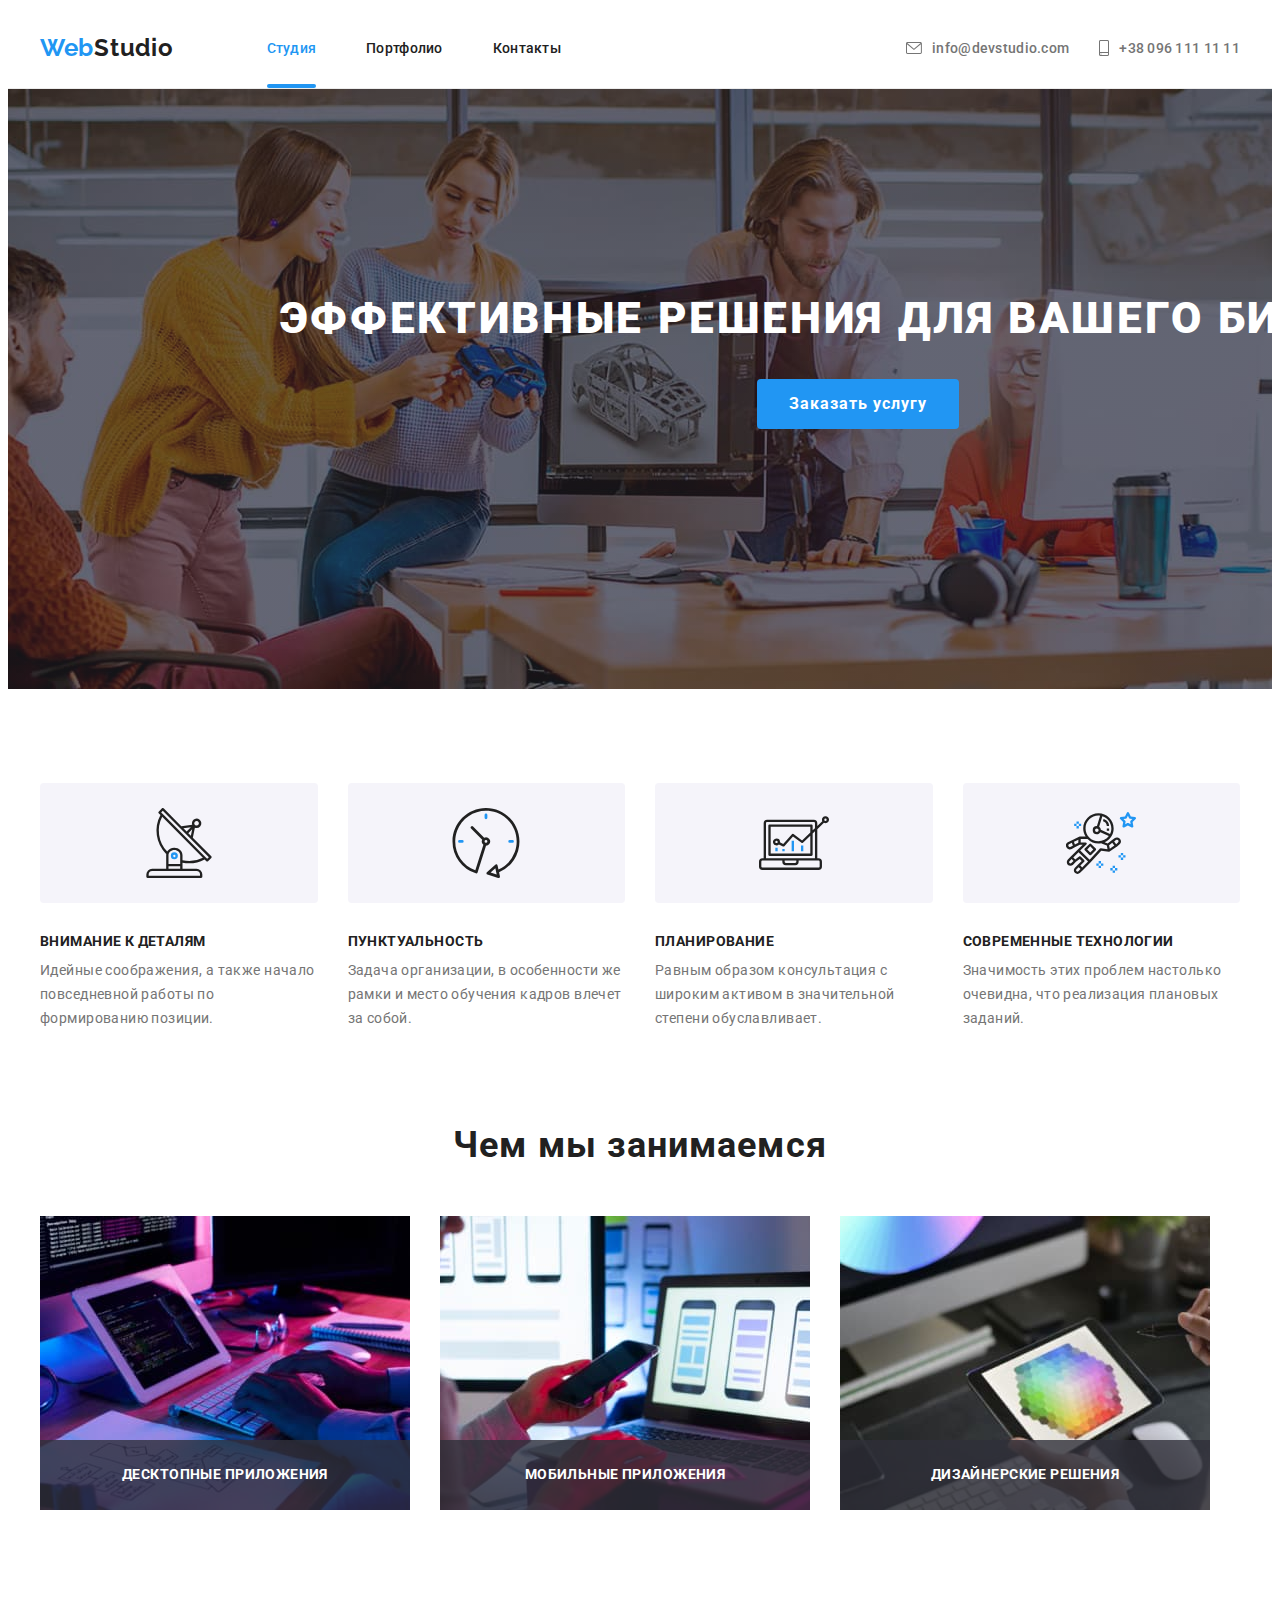
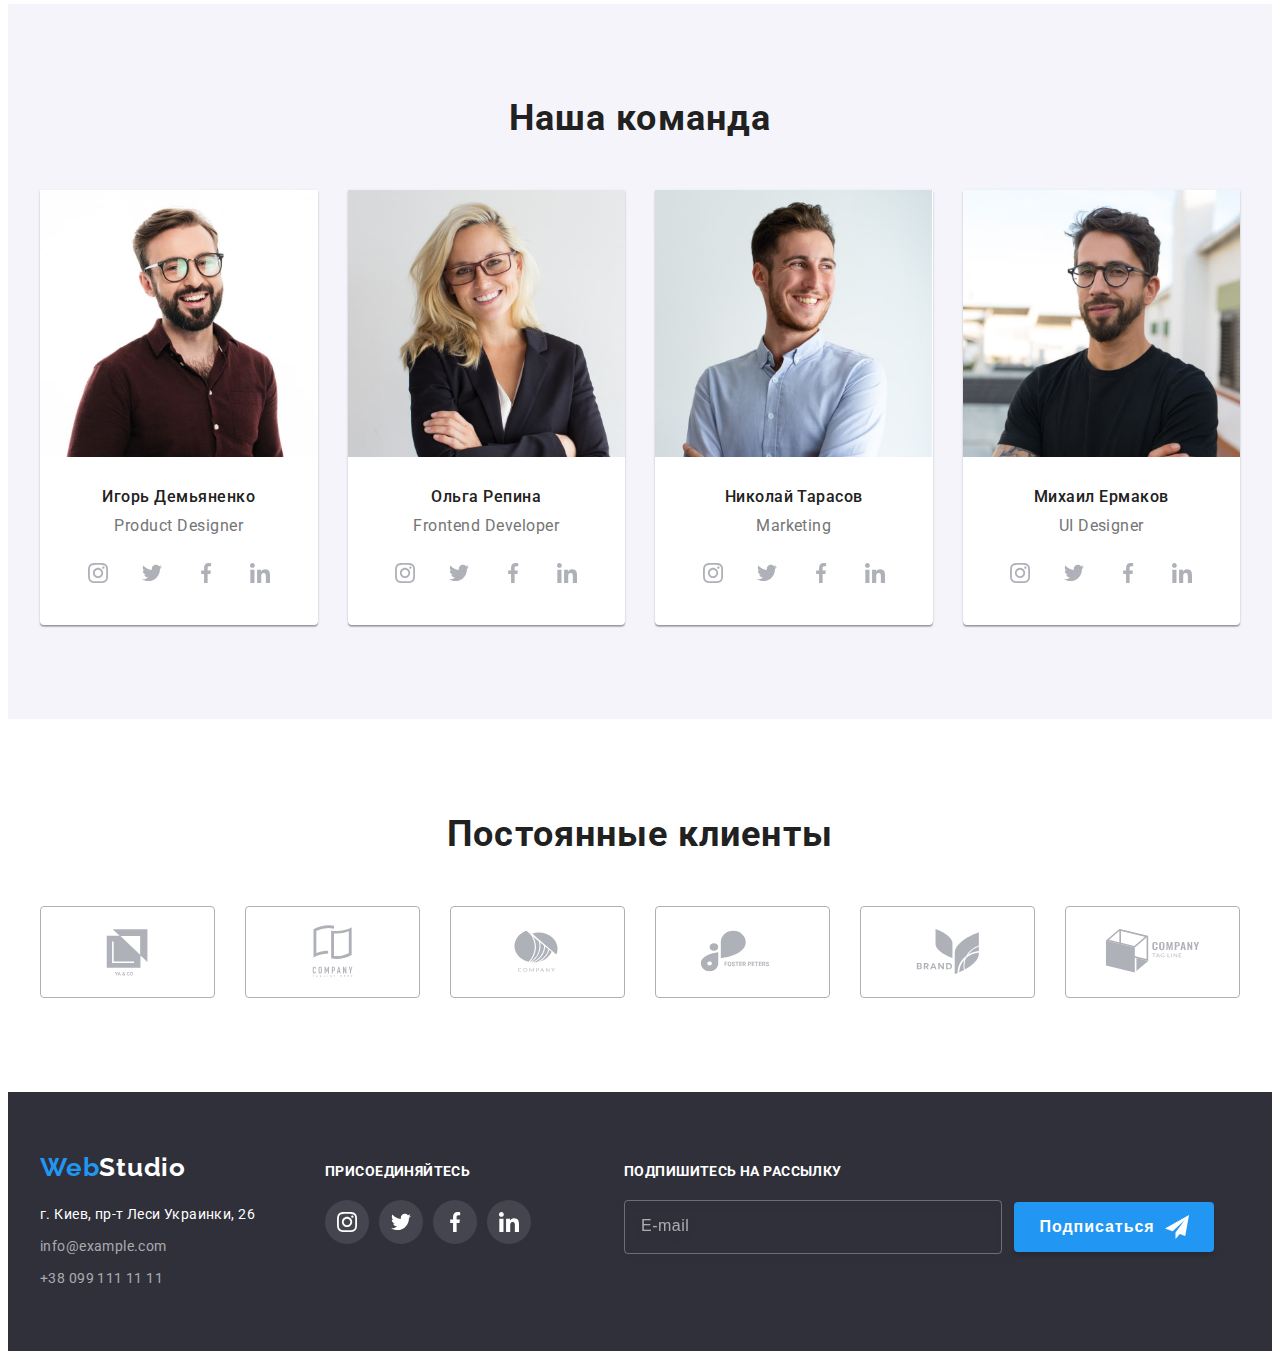
<file: index.html>
<!DOCTYPE html>
<html lang="ru">
<head>
    <meta charset="UTF-8">
    <meta http-equiv="X-UA-Compatible" content="IE=edge">
    <meta name="viewport" content="width=device-width, initial-scale=1.0">
    <title>WebStudio</title>
    <link rel="preconnect" href="https://fonts.googleapis.com">
    <link rel="preconnect" href="https://fonts.gstatic.com" crossorigin>
    <link rel="stylesheet" href="https://cdnjs.cloudflare.com/ajax/libs/modern-normalize/1.1.0/modern-normalize.min.css"
        integrity="sha512-wpPYUAdjBVSE4KJnH1VR1HeZfpl1ub8YT/NKx4PuQ5NmX2tKuGu6U/JRp5y+Y8XG2tV+wKQpNHVUX03MfMFn9Q=="
        crossorigin="anonymous" referrerpolicy="no-referrer" />
    <link href="https://fonts.googleapis.com/css2?family=Raleway:wght@700&family=Roboto:wght@400;500;700;900&display=swap" rel="stylesheet">
    <link rel="stylesheet" href="./css/main.min.css">
</head>
<body class="body">
    <header class="header">
        <div class="container">
            <a class="logo header__logo" href="index.html" lang="en"><span class="logo__color">Web</span>Studio</a>
            <nav class="navigation">
                <ul class="navigation__list list">
                    <li class="navigation__item"><a class="link link--current" href="index.html" >Студия</a></li>
                    <li class="navigation__item"><a class="link" href="./portfolio.html">Портфолио</a></li>
                    <li class="navigation__item"><a class="link" href="">Контакты</a></li>
                </ul>
            </nav>
            <ul class="connect__list list">
                <li class="connect__item"><a class="link mail" href="mailto:info@devstudio.com">
                    <svg class="connect__icon" width="16" height="12">
                        <use href="./images/icon.svg#icon-envelope"></use>
                    </svg>
                    info@devstudio.com</a>
                </li>
                <li class="connect__item"><a class="link phone" href="tel:+380961111111">
                    <svg class="connect__icon" width="10" height="16">
                        <use href="./images/icon.svg#icon-smartphone"></use>
                    </svg>
                    +38 096 111 11 11</a>
                </li>
            </ul>
            <button type="button" class="menu-open-btn">
                <svg class="menu-open-icon" width="40" height="40">
                    <use href="./images/icon.svg#icon-menu"></use>
                </svg>
            </button>
        </div>
        <div class="mob-menu is-hidden">
            <div class="container">
                <div class="mob-menu-top">
                    <button type="button" class="menu-close-btn">
                        <svg class="menu-close-icon" width="40" height="40">
                            <use href="./images/icon.svg#icon-close-mob-menu"></use>
                        </svg>
                    </button>
                    <ul class="mob-menu__list list">
                        <li class="mob-menu__item"><a class="link current" href="index.html">Студия</a></li>
                        <li class="mob-menu__item"><a class="link" href="./portfolio.html">Портфолио</a></li>
                        <li class="mob-menu__item"><a class="link" href="">Контакты</a></li>
                    </ul>
                </div>
                <div class="mob-menu-bottom">
                    <ul class="mob-connect__list list">
                        <li class="mob-connect__item"><a class="link phone" href="tel:+380961111111">
                                +38 096 111 11 11</a>
                        </li>
                        <li class="mob-connect__item"><a class="link mail" href="mailto:info@devstudio.com">
                                info@devstudio.com</a>
                        </li>
                    </ul>
                    <ul class="mob-soc-list list">
                        <li class="mob-soc-list-item"> <a class="mob-soc-link link" href="">Instagram</a> </li>
                        <li class="mob-soc-list-item"> <a class="mob-soc-link link" href="">Twitter</a> </li>
                        <li class="mob-soc-list-item"> <a class="mob-soc-link link" href="">Facebook</a> </li>
                        <li class="mob-soc-list-item"> <a class="mob-soc-link link" href="">LinkedIn</a> </li>
                    </ul>
                </div>
            </div>
        </div>
    </header>
    <main>
        <!-- Section-1 -->
        <section class="hero overlay">
            <div class="container">
                <h1 class="hero__title">Эффективные решения для вашего бизнеса</h1>
                <button class="hero__btn" type="button" data-modal-open>Заказать услугу</button>
            </div>
        </section>
        <!-- Section-2 -->
        <section class="section about">
            <div class="container">
                <ul class="about-list list">
                    <li class="about-list__item about-list__icon about-list__icon--antenna">
                        <h3 class="about-list__title">Внимание к деталям</h3>
                        <p class="about-list__text">Идейные соображения, а также начало повседневной работы по формированию позиции.</p>
                    </li>
                    <li class="about-list__item about-list__icon about-list__icon--clock">
                        <h3 class="about-list__title">Пунктуальность</h3>
                        <p class="about-list__text">Задача организации, в особенности же рамки и место обучения кадров влечет за собой.</p>
                    </li>
                    <li class="about-list__item about-list__icon about-list__icon--diagram">
                        <h3 class="about-list__title">Планирование</h3>
                        <p class="about-list__text">Равным образом консультация с широким активом в значительной степени обуславливает.</p>
                    </li>
                    <li class="about-list__item about-list__icon about-list__icon--astronaut">
                        <h3 class="about-list__title">Современные технологии</h3>
                        <p class="about-list__text">Значимость этих проблем настолько очевидна, что реализация плановых заданий.</p>
                    </li>
                </ul>
            </div>
        </section>
        <!-- Section-3 -->
        <section class="section no-top-padding">
            <div class="container">
                <h2 class="work-title">Чем мы занимаемся</h2>
                <ul class="work-list list">
                    <li class="work-item">
                            <img class="img" srcset="./images/what-we-do/what-we-do-img-1.jpg 1x, 
                            ./images/what-we-do/what-we-do-img-1-2x.jpg 2x" 
                            src="./images/what-we-do/what-we-do-img-1.jpg" alt="Печатает на клавиатуре" width="370">
                            <h3 class="work-subtitle">Десктопные приложения</h3>
                    </li>
                    <li class="work-item">
                            <img class="img" srcset="./images/what-we-do/what-we-do-img-2.jpg 1x, 
                                ./images/what-we-do/what-we-do-img-2-2x.jpg 2x"
                                src="./images/what-we-do/what-we-do-img-2.jpg" alt="Телефон и ноутбук" width="370">
                            <h3 class="work-subtitle">Мобильные приложения</h3>
                    </li>
                    <li class="work-item">
                            <img class="img" srcset="./images/what-we-do/what-we-do-img-3.jpg 1x, 
                                ./images/what-we-do/what-we-do-img-3-2x.jpg 2x"
                                src="./images/what-we-do/what-we-do-img-3.jpg" alt="Изображение на планшете" width="370">
                            <h3 class="work-subtitle">Дизайнерские решения</h3>
                    </li>
                </ul>
            </div>
        </section>
        <!-- Section-4 -->
        <section class="team section">
            <div class="container">
                <h2 class="team-title">Наша команда</h2>
                <ul class="team-list list">
                    <li class="team-item">
                        <picture>
                            <source srcset="
                                ./images/team/our-team-img-1.jpg 1x,
                                ./images/team/our-team-img-1-2x.jpg 2x
                                " 
                                media="(min-width: 1200px)" />
                            <source srcset="
                                ./images/team/our-team-img-1-tab.jpg 1x,
                                ./images/team/our-team-img-1-tab-2x.jpg 2x
                                " 
                                media="(min-width: 768px)" />
                            <source srcset="
                                ./images/team/our-team-img-1-mob.jpg 1x,
                                ./images/team/our-team-img-1-mob-2x.jpg 2x
                                " 
                                media="(min-width: 320px)" />
                            <img src="./images/team/our-team-img-1.jpg" alt="Фото-1" />
                        </picture>
                        <h3 class="team-subtitle">Игорь Демьяненко</h3>
                        <p class="team-text" lang="en">Product Designer</p>
                        <ul class="team-soc-list list">
                            <li class="team-soc-item"><a class="team-soc-link list" href="">
                                    <svg class="team-soc-icon" width="20" height="20">
                                        <use href="./images/icon.svg#icon-instagram"></use>
                                    </svg>
                                </a></li>
                            <li class="team-soc-item"><a class="team-soc-link list" href="">
                                    <svg class="team-soc-icon" width="20" height="20">
                                        <use href="./images/icon.svg#icon-twitter"></use>
                                    </svg>
                                </a></li>
                            <li class="team-soc-item"><a class="team-soc-link list" href="">
                                    <svg class="team-soc-icon" width="20" height="20">
                                        <use href="./images/icon.svg#icon-facebook"></use>
                                    </svg>
                                </a></li>
                            <li class="team-soc-item"><a class="team-soc-link list" href="">
                                    <svg class="team-soc-icon" width="20" height="20">
                                        <use href="./images/icon.svg#icon-linkedin"></use>
                                    </svg>
                                </a></li>
                        </ul>
                    </li>
                    <li class="team-item">
                        <picture>
                            <source srcset="
                                ./images/team/our-team-img-2.jpg 1x,
                                ./images/team/our-team-img-2-2x.jpg 2x
                                " 
                                media="(min-width: 1200px)" />
                            <source srcset="
                                ./images/team/our-team-img-2-tab.jpg 1x,
                                ./images/team/our-team-img-2-tab-2x.jpg 2x
                                " 
                                media="(min-width: 768px)" />
                            <source srcset="
                                ./images/team/our-team-img-2-mob.jpg 1x,
                                ./images/team/our-team-img-2-mob-2x.jpg 2x
                                " 
                                media="(min-width: 320px)" />
                            <img src="./images/team/our-team-img-2.jpg" alt="Фото-2" />
                        </picture>
                        <h3 class="team-subtitle">Ольга Репина</h3>
                        <p class="team-text" lang="en">Frontend Developer</p>
                        <ul class="team-soc-list list">
                            <li class="team-soc-item"><a class="team-soc-link list" href="">
                                    <svg class="team-soc-icon" width="20" height="20">
                                        <use href="./images/icon.svg#icon-instagram"></use>
                                    </svg>
                                </a></li>
                            <li class="team-soc-item"><a class="team-soc-link list" href="">
                                    <svg class="team-soc-icon" width="20" height="20">
                                        <use href="./images/icon.svg#icon-twitter"></use>
                                    </svg>
                                </a></li>
                            <li class="team-soc-item"><a class="team-soc-link list" href="">
                                    <svg class="team-soc-icon" width="20" height="20">
                                        <use href="./images/icon.svg#icon-facebook"></use>
                                    </svg>
                                </a></li>
                            <li class="team-soc-item"><a class="team-soc-link list" href="">
                                    <svg class="team-soc-icon" width="20" height="20">
                                        <use href="./images/icon.svg#icon-linkedin"></use>
                                    </svg>
                                </a></li>
                        </ul>
                    </li>
                    <li class="team-item">
                        <picture>
                            <source srcset="
                                ./images/team/our-team-img-3.jpg 1x,
                                ./images/team/our-team-img-3-2x.jpg 2x
                                " 
                                media="(min-width: 1200px)" />
                            <source srcset="
                                ./images/team/our-team-img-3-tab.jpg 1x,
                                ./images/team/our-team-img-3-tab-2x.jpg 2x
                                " 
                                media="(min-width: 768px)" />
                            <source srcset="
                                ./images/team/our-team-img-3-mob.jpg 1x,
                                ./images/team/our-team-img-3-mob-2x.jpg 2x
                                " 
                                media="(min-width: 320px)" />
                            <img src="./images/team/our-team-img-3.jpg" alt="Фото-3" />
                        </picture>
                        <h3 class="team-subtitle">Николай Тарасов</h3>
                        <p class="team-text" lang="en">Marketing</p>
                        <ul class="team-soc-list list">
                            <li class="team-soc-item"><a class="team-soc-link list" href="">
                                    <svg class="team-soc-icon" width="20" height="20">
                                        <use href="./images/icon.svg#icon-instagram"></use>
                                    </svg>
                                </a></li>
                            <li class="team-soc-item"><a class="team-soc-link list" href="">
                                    <svg class="team-soc-icon" width="20" height="20">
                                        <use href="./images/icon.svg#icon-twitter"></use>
                                    </svg>
                                </a></li>
                            <li class="team-soc-item"><a class="team-soc-link list" href="">
                                    <svg class="team-soc-icon" width="20" height="20">
                                        <use href="./images/icon.svg#icon-facebook"></use>
                                    </svg>
                                </a></li>
                            <li class="team-soc-item"><a class="team-soc-link list" href="">
                                    <svg class="team-soc-icon" width="20" height="20">
                                        <use href="./images/icon.svg#icon-linkedin"></use>
                                    </svg>
                                </a></li>
                        </ul>
                    </li>
                    <li class="team-item">
                        <picture>
                            <source srcset="
                                ./images/team/our-team-img-4.jpg 1x,
                                ./images/team/our-team-img-4-2x.jpg 2x
                                " 
                                media="(min-width: 1200px)" />
                            <source srcset="
                                ./images/team/our-team-img-4-tab.jpg 1x,
                                ./images/team/our-team-img-4-tab-2x.jpg 2x
                                " 
                                media="(min-width: 768px)" />
                            <source srcset="
                                ./images/team/our-team-img-4-mob.jpg 1x,
                                ./images/team/our-team-img-4-mob-2x.jpg 2x
                                " 
                                media="(min-width: 320px)" />
                            <img src="./images/team/our-team-img-4.jpg" alt="Фото-4" />
                        </picture>
                        <h3 class="team-subtitle">Михаил Ермаков</h3>
                        <p class="team-text" lang="en">UI Designer</p>
                        <ul class="team-soc-list list">
                            <li class="team-soc-item"><a class="team-soc-link list" href="">
                                    <svg class="team-soc-icon" width="20" height="20">
                                        <use href="./images/icon.svg#icon-instagram"></use>
                                    </svg>
                                </a></li>
                            <li class="team-soc-item"><a class="team-soc-link list" href="">
                                    <svg class="team-soc-icon" width="20" height="20">
                                        <use href="./images/icon.svg#icon-twitter"></use>
                                    </svg>
                                </a></li>
                            <li class="team-soc-item"><a class="team-soc-link list" href="">
                                    <svg class="team-soc-icon" width="20" height="20">
                                        <use href="./images/icon.svg#icon-facebook"></use>
                                    </svg>
                                </a></li>
                            <li class="team-soc-item"><a class="team-soc-link list" href="">
                                    <svg class="team-soc-icon" width="20" height="20">
                                        <use href="./images/icon.svg#icon-linkedin"></use>
                                    </svg>
                                </a></li>
                        </ul>
                    </li>
                </ul>
            </div>
        </section>
        <!-- Section-5 Clients -->
        <section class="section clients">
            <div class="container">
                <h2 class="clients-title">Постоянные клиенты</h2>
                <ul class="clients-list list">
                    <li class="clients-item"><a href="" class="clients-link link">
                            <svg class="clients-icon" width="106" height="60">
                                <use href="./images/icon.svg#icon-client-1"></use>
                            </svg>
                        </a></li>
                    <li class="clients-item"><a href="" class="clients-link link">
                            <svg class="clients-icon" width="106" height="60">
                                <use href="./images/icon.svg#icon-client-2"></use>
                            </svg>
                        </a></li>
                    <li class="clients-item"><a href="" class="clients-link link">
                            <svg class="clients-icon" width="106" height="60">
                                <use href="./images/icon.svg#icon-client-3"></use>
                            </svg>
                        </a></li>
                    <li class="clients-item"><a href="" class="clients-link link">
                            <svg class="clients-icon" width="106" height="60">
                                <use href="./images/icon.svg#icon-client-4"></use>
                            </svg>
                        </a></li>
                    <li class="clients-item"><a href="" class="clients-link link">
                            <svg class="clients-icon" width="106" height="60">
                                <use href="./images/icon.svg#icon-client-5"></use>
                            </svg>
                        </a></li>
                    <li class="clients-item"><a href="" class="clients-link link">
                            <svg class="clients-icon" width="106" height="60">
                                <use href="./images/icon.svg#icon-client-6"></use>
                            </svg>
                        </a></li>
                </ul>
            </div>
        </section>
    </main>
    <footer class="footer">
        <div class="container">
            <div class="address-tab">
                <div class="address">
                    <a class="footer__logo" href="" lang="en"><span class="logo__color">Web</span>Studio</a>
                    <address class="address">
                        <p class="footer-address">г. Киев, пр-т Леси Украинки, 26</p>
                        <ul class="footer-list list">
                            <li class="footer-item"><a class="link" href="mailto:info@example.com">info@example.com</a></li>
                            <li class="footer-item"><a class="link" href="tel:+380991111111">+38 099 111 11 11</a></li>
                        </ul>
                    </address>
                </div>
                <div class="join">
                    <h3 class="join-title">присоединяйтесь</h3>
                    <ul class="join-list list">
                        <li class="join-item"><a href="" class="join-link link">
                                <svg class="join-icon" width="20" height="20">
                                    <use href="./images/icon.svg#icon-instagram"></use>
                                </svg>
                            </a></li>
                        <li class="join-item"><a href="" class="join-link link">
                                <svg class="join-icon" width="20" height="20">
                                    <use href="./images/icon.svg#icon-twitter"></use>
                                </svg>
                            </a></li>
                        <li class="join-item"><a href="" class="join-link link">
                                <svg class="join-icon" width="20" height="20">
                                    <use href="./images/icon.svg#icon-facebook"></use>
                                </svg>
                            </a></li>
                        <li class="join-item"><a href="" class="join-link link">
                                <svg class="join-icon" width="20" height="20">
                                    <use href="./images/icon.svg#icon-linkedin"></use>
                                </svg>
                            </a></li>
                    </ul>
                </div>
            </div>
            <form action="#" class="join-form">
                <h3 class="join-title">Подпишитесь на рассылку</h3>
                <div class="send-thumb">
                    <input type="email" class="join-email" name="E-mail" placeholder="E-mail">
                    <button type="button" class="join-email-btn">Подписаться
                        <svg class="send-icon" width="24" height="24">
                            <use href="./images/icon.svg#icon-send"></use>
                        </svg>
                    </button>
                </div>
            </form>
        </div>
    </footer>
    <div class="backdrop is-hidden" data-modal>
        <div class="modal">
            <p class="modal-title">Оставьте свои данные, мы вам перезвоним</p>
            <form action="#" class="modal-form">
                <div class="form-field">
                    <label for="name" class="modal-label">Имя</label>
                    <div class="input-wrap">
                        <input type="text" class="modal-input name" name="name" id="name">
                        <svg class="input-icon" width="18" height="18">
                            <use href="./images/icon.svg#icon-person"></use>
                        </svg>
                    </div>
                </div>
                <div class="form-field">
                    <label for="tel" class="modal-label">Телефон</label>
                    <div class="input-wrap">
                        <input type="tel" class="modal-input tel" name="tel" id="tel">
                        <svg class="input-icon" width="18" height="18">
                            <use href="./images/icon.svg#icon-phone"></use>
                        </svg>
                    </div>
                </div>
                <div class="form-field">
                    <label for="mail" class="modal-label">Почта</label>
                    <div class="input-wrap">
                        <input type="email" class="modal-input mail" name="mail" id="mail">
                        <svg class="input-icon" width="18" height="18">
                            <use href="./images/icon.svg#icon-email"></use>
                        </svg>
                    </div>                    
                </div>
                <div class="form-field">
                    <label for="feedback" class="modal-label">Комментарий</label>
                    <textarea name="feedback" id="feedback" class="modal-textarea" placeholder="Введите текст"></textarea>
                </div>
                <div class="form-field checkbox">
                    <input type="checkbox" class="modal-checkbox visually-hidden" name="privacy-check" id="checkbox">
                    <label for="checkbox" class="modal-checkbox-text">Соглашаюсь с рассылкой и принимаю&nbsp;<a href="" class="modal-link"> Условия договора</a></label>
                </div>
            </form>
            <button type="submit" class="modal-submit">Отправить</button>
            <button type="button" class="modal-close" data-modal-close>
                <svg class="modal-icon" width="18" height="18">
                    <use href="./images/icon.svg#icon-close"></use>
                </svg>
            </button>
        </div>
    </div>
    <script src="./js/modal.js"></script>
</html>
</file>
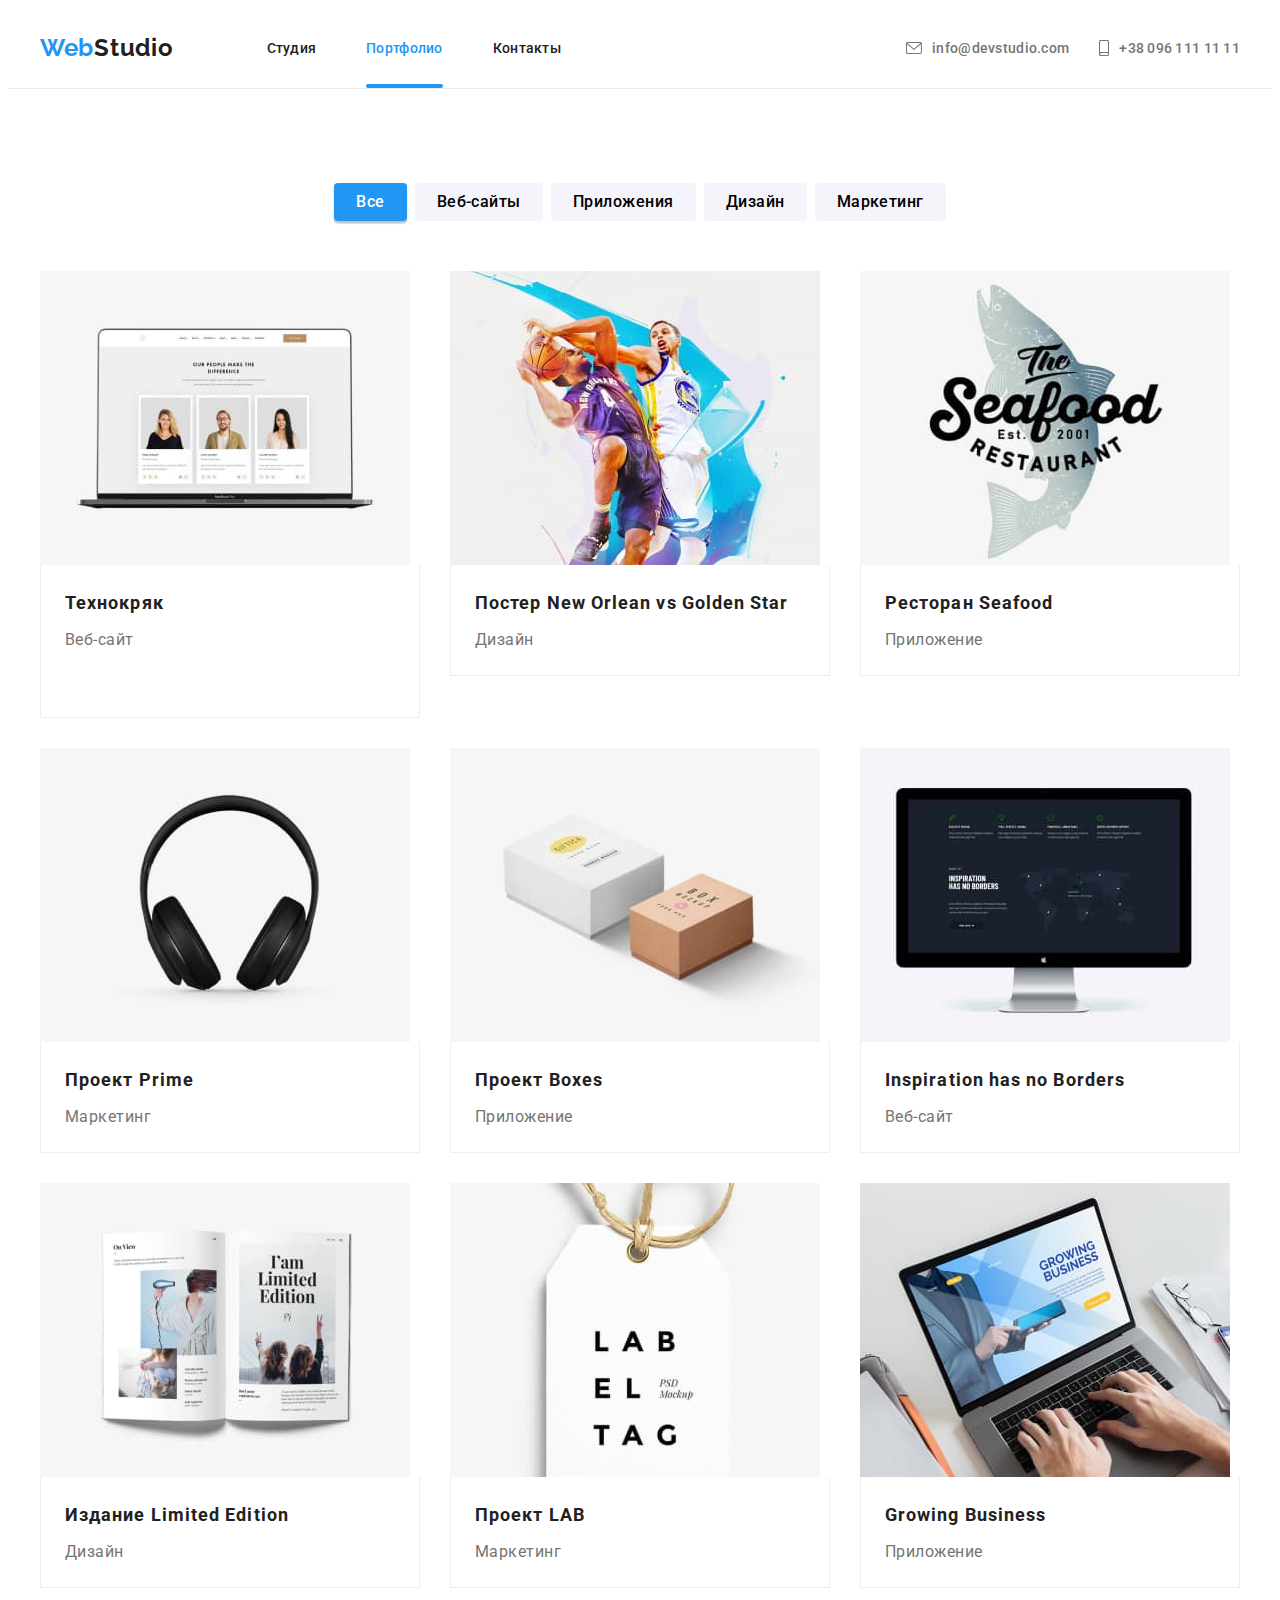
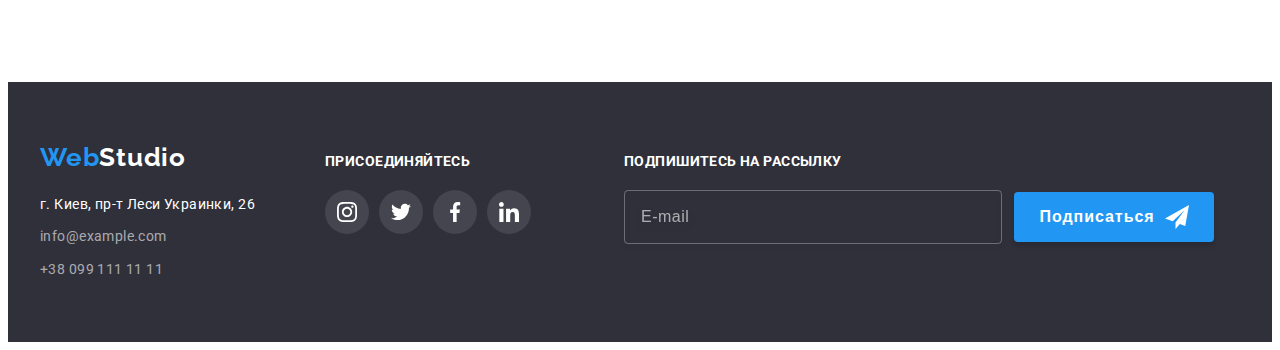
<file: portfolio.html>
<!DOCTYPE html>
<html lang="ru">
<head>
    <meta charset="UTF-8">
    <meta http-equiv="X-UA-Compatible" content="IE=edge">
    <meta name="viewport" content="width=device-width, initial-scale=1.0">
    <title>WebStudio</title>
    <link rel="preconnect" href="https://fonts.googleapis.com">
    <link rel="preconnect" href="https://fonts.gstatic.com" crossorigin>
    <link rel="stylesheet" href="https://cdnjs.cloudflare.com/ajax/libs/modern-normalize/1.1.0/modern-normalize.min.css"
        integrity="sha512-wpPYUAdjBVSE4KJnH1VR1HeZfpl1ub8YT/NKx4PuQ5NmX2tKuGu6U/JRp5y+Y8XG2tV+wKQpNHVUX03MfMFn9Q=="
        crossorigin="anonymous" 
        referrerpolicy="no-referrer" />
    <link href="https://fonts.googleapis.com/css2?family=Raleway:wght@700&family=Roboto:wght@400;500;700;900&display=swap" rel="stylesheet">
    <link rel="stylesheet" href="./css/main.min.css">
</head>
<body class="body">
    <header class="header">
        <div class="container">
            <a class="logo header__logo" href="index.html" lang="en"><span class="logo__color">Web</span>Studio</a>
            <nav class="navigation">
                <ul class="navigation__list list">
                    <li class="navigation__item"><a class="link" href="index.html">Студия</a></li>
                    <li class="navigation__item"><a class="link link--current" href="./portfolio.html">Портфолио</a></li>
                    <li class="navigation__item"><a class="link" href="">Контакты</a></li>
                </ul>
            </nav>
            <ul class="connect__list list">
                <li class="connect__item"><a class="link mail" href="mailto:info@devstudio.com">
                        <svg class="connect__icon" width="16" height="12">
                            <use href="./images/icon.svg#icon-envelope"></use>
                        </svg>
                        info@devstudio.com</a>
                </li>
                <li class="connect__item"><a class="link phone" href="tel:+380961111111">
                        <svg class="connect__icon" width="10" height="16">
                            <use href="./images/icon.svg#icon-smartphone"></use>
                        </svg>
                        +38 096 111 11 11</a>
                </li>
            </ul>
            <button type="button" class="menu-open-btn">
                <svg class="menu-open-icon" width="40" height="40">
                    <use href="./images/icon.svg#icon-menu"></use>
                </svg>
            </button>
        </div>
        <div class="mob-menu is-hidden">
            <div class="container">
                <div class="mob-menu-top">
                    <button type="button" class="menu-close-btn">
                        <svg class="menu-close-icon" width="40" height="40">
                            <use href="./images/icon.svg#icon-close-mob-menu"></use>
                        </svg>
                    </button>
                    <ul class="mob-menu__list list">
                        <li class="mob-menu__item"><a class="link" href="index.html">Студия</a></li>
                        <li class="mob-menu__item"><a class="link current" href="./portfolio.html">Портфолио</a></li>
                        <li class="mob-menu__item"><a class="link" href="">Контакты</a></li>
                    </ul>
                </div>
                <div class="mob-menu-bottom">
                    <ul class="mob-connect__list list">
                        <li class="mob-connect__item"><a class="link phone" href="tel:+380961111111">
                                +38 096 111 11 11</a>
                        </li>
                        <li class="mob-connect__item"><a class="link mail" href="mailto:info@devstudio.com">
                                info@devstudio.com</a>
                        </li>
                    </ul>
                    <ul class="mob-soc-list list">
                        <li class="mob-soc-list-item"> <a class="mob-soc-link link" href="">Instagram</a> </li>
                        <li class="mob-soc-list-item"> <a class="mob-soc-link link" href="">Twitter</a> </li>
                        <li class="mob-soc-list-item"> <a class="mob-soc-link link" href="">Facebook</a> </li>
                        <li class="mob-soc-list-item"> <a class="mob-soc-link link" href="">LinkedIn</a> </li>
                    </ul>
                </div>
            </div>
        </div>
    </header>
    <main>
        <section class="section">
           <div class="container">
                <ul class="list btn">
                    <li class="btn-item"><button class="filter-btn active-btn" type="button">Все</button></li>
                    <li class="btn-item"><button class="filter-btn" type="button">Веб-сайты</button></li>
                    <li class="btn-item"><button class="filter-btn" type="button">Приложения</button></li>
                    <li class="btn-item"><button class="filter-btn" type="button">Дизайн</button></li>
                    <li class="btn-item"><button class="filter-btn" type="button">Маркетинг</button></li>
                </ul>
                <h1 class="visually-hidden">Портфолио</h1>
                    <ul class="portfolio-list list">
                        <li class="portfolio-item">
                            <div class="portfolio-thumb">
                                <picture>
                                    <source srcset="
                                        ./images/portfolio/portfolio-img-1.jpg 1x,
                                        ./images/portfolio/portfolio-img-1-2x.jpg 2x
                                        " 
                                        media="(min-width: 1200px)"/>
                                    <source srcset="
                                        ./images/portfolio/portfolio-img-1-tab.jpg 1x,
                                        ./images/portfolio/portfolio-img-1-tab-2x.jpg 2x
                                        " 
                                        media="(min-width: 768px)"/>
                                    <source srcset="
                                        ./images/portfolio/portfolio-img-1-mob.jpg 1x,
                                        ./images/portfolio/portfolio-img-1-mob-2x.jpg 2x
                                        " 
                                        media="(min-width: 320px)"/>
                                    <img src="./images/portfolio/portfolio-img-1.jpg" alt="Пример портфолио 1"/>
                                </picture>
                                <p class="portfolio-thumb-text">Ресурс предлагает комплексные предложения с разным уровнем функционала и сервисов.
                                    Все это позволит посетителю получить исчерпывающие сведения о компании или частном лице.</p>
                            </div>
                            <div class="card">
                                <h2 class="portfolio-subtitle">Технокряк</h2>
                                <p class="portfolio-text">Веб-сайт</p>
                            </div>
                        </li> 
                        <li class="portfolio-item">
                            <div class="portfolio-thumb">
                                <picture>
                                    <source srcset="
                                        ./images/portfolio/portfolio-img-2.jpg 1x,
                                        ./images/portfolio/portfolio-img-2-2x.jpg 2x
                                        " 
                                        media="(min-width: 1200px)"/>
                                    <source srcset="
                                        ./images/portfolio/portfolio-img-2-tab.jpg 1x,
                                        ./images/portfolio/portfolio-img-2-tab-2x.jpg 2x
                                        " 
                                        media="(min-width: 768px)"/>
                                    <source srcset="
                                        ./images/portfolio/portfolio-img-2-mob.jpg 1x,
                                        ./images/portfolio/portfolio-img-2-mob-2x.jpg 2x
                                        " 
                                        media="(min-width: 320px)"/>
                                    <img src="./images/portfolio/portfolio-img-2.jpg" alt="Пример портфолио 2"/>
                                </picture>
                                <p class="portfolio-thumb-text">Ресурс предлагает комплексные предложения с разным уровнем функционала и сервисов.
                                    Все это позволит посетителю получить исчерпывающие сведения о компании или частном лице.</p>
                            </div>
                                <div class="card">
                                <h2 class="portfolio-subtitle">Постер New Orlean vs Golden Star</h2>
                            <p class="portfolio-text">Дизайн</p>
                        </li>
                        <li class="portfolio-item">
                            <div class="portfolio-thumb">
                                <picture>
                                    <source srcset="
                                        ./images/portfolio/portfolio-img-3.jpg 1x,
                                        ./images/portfolio/portfolio-img-3-2x.jpg 2x
                                        " 
                                        media="(min-width: 1200px)"/>
                                    <source srcset="
                                        ./images/portfolio/portfolio-img-3-tab.jpg 1x,
                                        ./images/portfolio/portfolio-img-3-tab-2x.jpg 2x
                                        " 
                                        media="(min-width: 768px)"/>
                                    <source srcset="
                                        ./images/portfolio/portfolio-img-3-mob.jpg 1x,
                                        ./images/portfolio/portfolio-img-3-mob-2x.jpg 2x
                                        " 
                                        media="(min-width: 320px)"/>
                                    <img src="./images/portfolio/portfolio-img-3.jpg" alt="Пример портфолио 3"/>
                                </picture>
                                <p class="portfolio-thumb-text">Ресурс предлагает комплексные предложения с разным уровнем функционала и сервисов.
                                    Все это позволит посетителю получить исчерпывающие сведения о компании или частном лице.</p>
                            </div>
                            <div class="card">
                                <h2 class="portfolio-subtitle">Ресторан Seafood</h2>
                                <p class="portfolio-text">Приложение</p>
                            </div>
                        </li>            
                        <li class="portfolio-item">
                            <div class="portfolio-thumb">
                                <picture>
                                    <source srcset="
                                        ./images/portfolio/portfolio-img-4.jpg 1x,
                                        ./images/portfolio/portfolio-img-4-2x.jpg 2x
                                        " 
                                        media="(min-width: 1200px)"/>
                                    <source srcset="
                                        ./images/portfolio/portfolio-img-4-tab.jpg 1x,
                                        ./images/portfolio/portfolio-img-4-tab-2x.jpg 2x
                                        " 
                                        media="(min-width: 768px)"/>
                                    <source srcset="
                                        ./images/portfolio/portfolio-img-4-mob.jpg 1x,
                                        ./images/portfolio/portfolio-img-4-mob-2x.jpg 2x
                                        " 
                                        media="(min-width: 320px)"/>
                                    <img src="./images/portfolio/portfolio-img-4.jpg" alt="Пример портфолио 4"/>
                                </picture>
                                <p class="portfolio-thumb-text">Ресурс предлагает комплексные предложения с разным уровнем функционала и сервисов.
                                    Все это позволит посетителю получить исчерпывающие сведения о компании или частном лице.</p>
                            </div>
                            <div class="card">
                                <h2 class="portfolio-subtitle">Проект Prime</h2>
                                <p class="portfolio-text">Маркетинг</p>
                            </div>
                        </li>
                        <li class="portfolio-item">
                            <div class="portfolio-thumb">
                                <picture>
                                    <source srcset="
                                        ./images/portfolio/portfolio-img-5.jpg 1x,
                                        ./images/portfolio/portfolio-img-5-2x.jpg 2x
                                        " 
                                        media="(min-width: 1200px)"/>
                                    <source srcset="
                                        ./images/portfolio/portfolio-img-5-tab.jpg 1x,
                                        ./images/portfolio/portfolio-img-5-tab-2x.jpg 2x
                                        " 
                                        media="(min-width: 768px)"/>
                                    <source srcset="
                                        ./images/portfolio/portfolio-img-5-mob.jpg 1x,
                                        ./images/portfolio/portfolio-img-5-mob-2x.jpg 2x
                                        " 
                                        media="(min-width: 320px)"/>
                                    <img src="./images/portfolio/portfolio-img-5.jpg" alt="Пример портфолио 5"/>
                                </picture>
                                <p class="portfolio-thumb-text">Ресурс предлагает комплексные предложения с разным уровнем функционала и сервисов.
                                    Все это позволит посетителю получить исчерпывающие сведения о компании или частном лице.</p>
                            </div>
                            <div class="card">
                                <h2 class="portfolio-subtitle">Проект Boxes</h2>
                                <p class="portfolio-text">Приложение</p>
                            </div>
                        </li>
                        <li class="portfolio-item">
                            <div class="portfolio-thumb">
                                <picture>
                                    <source srcset="
                                        ./images/portfolio/portfolio-img-6.jpg 1x,
                                        ./images/portfolio/portfolio-img-6-2x.jpg 2x
                                        " 
                                        media="(min-width: 1200px)"/>
                                    <source srcset="
                                        ./images/portfolio/portfolio-img-6-tab.jpg 1x,
                                        ./images/portfolio/portfolio-img-6-tab-2x.jpg 2x
                                        " 
                                        media="(min-width: 768px)"/>
                                    <source srcset="
                                        ./images/portfolio/portfolio-img-6-mob.jpg 1x,
                                        ./images/portfolio/portfolio-img-6-mob-2x.jpg 2x
                                        " 
                                        media="(min-width: 320px)"/>
                                    <img src="./images/portfolio/portfolio-img-6.jpg" alt="Пример портфолио 6"/>
                                </picture>
                                <p class="portfolio-thumb-text">Ресурс предлагает комплексные предложения с разным уровнем функционала и сервисов.
                                    Все это позволит посетителю получить исчерпывающие сведения о компании или частном лице.</p>
                            </div>
                            <div class="card">
                                <h2 class="portfolio-subtitle">Inspiration has no Borders</h2>
                                <p class="portfolio-text">Веб-сайт</p>
                            </div>
                        </li>
                        <li class="portfolio-item">
                            <div class="portfolio-thumb">
                                <picture>
                                    <source srcset="
                                        ./images/portfolio/portfolio-img-7.jpg 1x,
                                        ./images/portfolio/portfolio-img-7-2x.jpg 2x
                                        " 
                                        media="(min-width: 1200px)"/>
                                    <source srcset="
                                        ./images/portfolio/portfolio-img-7-tab.jpg 1x,
                                        ./images/portfolio/portfolio-img-7-tab-2x.jpg 2x
                                        " 
                                        media="(min-width: 768px)"/>
                                    <source srcset="
                                        ./images/portfolio/portfolio-img-7-mob.jpg 1x,
                                        ./images/portfolio/portfolio-img-7-mob-2x.jpg 2x
                                        " 
                                        media="(min-width: 320px)"/>
                                    <img src="./images/portfolio/portfolio-img-7.jpg" alt="Пример портфолио 7"/>
                                </picture>
                                <p class="portfolio-thumb-text">Ресурс предлагает комплексные предложения с разным уровнем функционала и сервисов.
                                    Все это позволит посетителю получить исчерпывающие сведения о компании или частном лице.</p>
                            </div>
                            <div class="card">
                                <h2 class="portfolio-subtitle">Издание Limited Edition</h2>
                                <p class="portfolio-text">Дизайн</p>
                            </div>
                        </li>
                        <li class="portfolio-item">
                            <div class="portfolio-thumb">
                                <picture>
                                    <source srcset="
                                        ./images/portfolio/portfolio-img-8.jpg 1x,
                                        ./images/portfolio/portfolio-img-8-2x.jpg 2x
                                        " 
                                        media="(min-width: 1200px)"/>
                                    <source srcset="
                                        ./images/portfolio/portfolio-img-8-tab.jpg 1x,
                                        ./images/portfolio/portfolio-img-8-tab-2x.jpg 2x
                                        " 
                                        media="(min-width: 768px)"/>
                                    <source srcset="
                                        ./images/portfolio/portfolio-img-8-mob.jpg 1x,
                                        ./images/portfolio/portfolio-img-8-mob-2x.jpg 2x
                                        " 
                                        media="(min-width: 320px)"/>
                                    <img src="./images/portfolio/portfolio-img-8.jpg" alt="Пример портфолио 8"/>
                                </picture>
                                <p class="portfolio-thumb-text">Ресурс предлагает комплексные предложения с разным уровнем функционала и сервисов.
                                    Все это позволит посетителю получить исчерпывающие сведения о компании или частном лице.</p>
                            </div>
                            <div class="card">
                                <h2 class="portfolio-subtitle">Проект LAB</h2>
                                <p class="portfolio-text">Маркетинг</p>
                            </div>
                        </li>
                        <li class="portfolio-item">
                            <div class="portfolio-thumb">
                                <picture>
                                    <source srcset="
                                        ./images/portfolio/portfolio-img-9.jpg 1x,
                                        ./images/portfolio/portfolio-img-9-2x.jpg 2x
                                        " 
                                        media="(min-width: 1200px)"/>
                                    <source srcset="
                                        ./images/portfolio/portfolio-img-9-tab.jpg 1x,
                                        ./images/portfolio/portfolio-img-9-tab-2x.jpg 2x
                                        " 
                                        media="(min-width: 768px)"/>
                                    <source srcset="
                                        ./images/portfolio/portfolio-img-9-mob.jpg 1x,
                                        ./images/portfolio/portfolio-img-9-mob-2x.jpg 2x
                                        " 
                                        media="(min-width: 320px)"/>
                                    <img src="./images/portfolio/portfolio-img-9.jpg" alt="Пример портфолио 9"/>
                                </picture>
                                <p class="portfolio-thumb-text">Ресурс предлагает комплексные предложения с разным уровнем функционала и сервисов.
                                    Все это позволит посетителю получить исчерпывающие сведения о компании или частном лице.</p>
                            </div>
                            <div class="card">
                                <h2 class="portfolio-subtitle">Growing Business</h2>
                                <p class="portfolio-text">Приложение</p>
                            </div>
                        </li>
                    </ul>
            </div>
        </section>
    </main>
    <footer class="footer">
        <div class="container">
            <div class="address-tab">
                <div class="address">
                    <a class="footer__logo" href="" lang="en"><span class="logo__color">Web</span>Studio</a>
                    <address class="address">
                        <p class="footer-address">г. Киев, пр-т Леси Украинки, 26</p>
                        <ul class="footer-list list">
                            <li class="footer-item"><a class="link" href="mailto:info@example.com">info@example.com</a></li>
                            <li class="footer-item"><a class="link" href="tel:+380991111111">+38 099 111 11 11</a></li>
                        </ul>
                    </address>
                </div>
                <div class="join">
                    <h3 class="join-title">присоединяйтесь</h3>
                    <ul class="join-list list">
                        <li class="join-item"><a href="" class="join-link link">
                                <svg class="join-icon" width="20" height="20">
                                    <use href="./images/icon.svg#icon-instagram"></use>
                                </svg>
                            </a></li>
                        <li class="join-item"><a href="" class="join-link link">
                                <svg class="join-icon" width="20" height="20">
                                    <use href="./images/icon.svg#icon-twitter"></use>
                                </svg>
                            </a></li>
                        <li class="join-item"><a href="" class="join-link link">
                                <svg class="join-icon" width="20" height="20">
                                    <use href="./images/icon.svg#icon-facebook"></use>
                                </svg>
                            </a></li>
                        <li class="join-item"><a href="" class="join-link link">
                                <svg class="join-icon" width="20" height="20">
                                    <use href="./images/icon.svg#icon-linkedin"></use>
                                </svg>
                            </a></li>
                    </ul>
                </div>
            </div>
            <form action="#" class="join-form">
                <h3 class="join-title">Подпишитесь на рассылку</h3>
                <div class="send-thumb">
                    <input type="email" class="join-email" name="E-mail" placeholder="E-mail">
                    <button type="button" class="join-email-btn">Подписаться
                        <svg class="send-icon" width="24" height="24">
                            <use href="./images/icon.svg#icon-send"></use>
                        </svg>
                    </button>
                </div>
            </form>
        </div>
    </footer>
    <script src="./js/menu.js"></script>
</body>
</html>
</file>
<file: css/main.min.css>
:root{--primary-text-color: #212121;--secondary-text-color: #757575;--primary-bg-color: #e5e5e5;--secondary-bg-color: #f5f4fa;--white-bg-color: #ffffff;--accent-color: #2196f3;--hero-bg-color: #2f303a;--primary-font-weight: 500;--primary-font-size: 14px;--transition-timing: cubic-bezier(0.4, 0, 0.2, 1)}h1,h2,h3{margin:0;padding:0}img{display:block;max-width:100%;height:auto}.visually-hidden{position:absolute;white-space:nowrap;width:1px;height:1px;overflow:hidden;border:0;padding:0;clip:rect(0 0 0 0);clip-path:inset(50%);margin:-1px}.body{color:var(--primary-text-color);font-family:"Roboto","sans-serif";background-color:var(--white-bg-color)}.list{list-style:none;padding:0;margin:0}.link{text-decoration:none;color:var(--secondary-text-color)}.section{padding:60px 0}@media screen and (min-width: 1200px){.section{padding:94px 0}}.container{width:100%;padding-right:15px;padding-left:15px;margin-top:0;margin-bottom:0;margin-right:auto;margin-left:auto}@media screen and (min-width: 480px){.container{width:480px}}@media screen and (min-width: 768px){.container{width:768px}}@media screen and (min-width: 1200px){.container{width:1200px}}.backdrop{position:fixed;top:0;left:0;width:100%;height:100%;background-color:rgba(0,0,0,.2);transition:opacity 250ms var(--transition-timing),visibility 250ms var(--transition-timing)}.backdrop.is-hidden .modal{transform:scale(0.4) translate(-100%, -100%)}.modal{position:absolute;top:50%;left:50%;transform:translate(-50%, -50%) scale(1);width:95vw;min-height:581px;background-color:var(--white-bg-color);box-shadow:0px 1px 3px rgba(0,0,0,.12),0px 1px 1px rgba(0,0,0,.14),0px 2px 1px rgba(0,0,0,.2);border-radius:4px;transition:transform 250ms var(--transition-timing);padding:40px}@media screen and (min-width: 480px){.modal{width:450px}}@media screen and (min-width: 1200px){.modal{width:528px}}.modal-close{position:absolute;top:8px;right:8px;width:30px;height:30px;display:flex;justify-content:center;align-items:center;background-color:#fff;border:1px solid rgba(0,0,0,.1);border-radius:50%;cursor:pointer;transition:fill 250ms var(--transition-timing)}.modal-close:hover{fill:var(--accent-color)}.is-hidden{opacity:0;pointer-events:none;visibility:hidden}.modal-title{font-weight:700;font-size:20px;line-height:1.15;text-align:center;letter-spacing:.03em;margin:0;margin-bottom:12px}.modal-input{width:100%;height:40px;border:1px solid rgba(33,33,33,.2);border-radius:4px;background-color:rgba(0,0,0,0);padding-left:42px;outline:none}.input-wrap{position:relative}.input-icon{position:absolute;top:50%;left:12px;transform:translateY(-50%)}.modal-input:focus+.input-icon{fill:var(--accent-color)}.modal-input{transition:border 250ms var(--transition-timing),fill 250ms var(--transition-timing)}.modal-input:focus{border:1px solid var(--accent-color)}.modal-label{display:block;font-weight:400;font-size:12px;line-height:1.16;letter-spacing:.01em;color:var(--secondary-text-color);margin-bottom:4px}.form-field{margin-top:10px}.modal-textarea{width:100%;height:120px;border:1px solid rgba(33,33,33,.2);border-radius:4px;background-color:rgba(0,0,0,0);padding:14px 16px;resize:none;outline:none}.modal-textarea::placeholder{font-weight:400;font-size:12px;line-height:1.16;letter-spacing:.01em;color:rgba(117,117,117,.5)}.modal-textarea:focus{border:1px solid var(--accent-color)}.modal-checkbox-text{font-weight:400;font-size:12px;line-height:1.16;letter-spacing:.03em;color:var(--secondary-text-color);margin-top:20px;display:flex;flex-wrap:wrap;align-items:center}.modal-checkbox-text::before{content:"";width:16px;height:15px;border:2px solid #303030;border-radius:2px;margin-right:8.4px;transition:background-color 250ms var(--transition-timing),border 250ms var(--transition-timing),background-image 250ms var(--transition-timing)}@media screen and (min-width: 1200px){.modal-checkbox-text{font-size:14px;line-height:1.7;margin-left:12px}}.modal-link{color:var(--accent-color)}.modal-checkbox:checked+.modal-checkbox-text::before{background-color:var(--accent-color);border:none;background-image:url(../images/check.svg);background-repeat:no-repeat;background-size:11px 8px;background-position:center}.modal-submit{width:200px;height:50px;font-weight:700;font-size:16px;line-height:30px;display:block;align-items:center;text-align:center;letter-spacing:.06em;color:var(--white-bg-color);background-color:#2196f3;box-shadow:0px 4px 4px rgba(0,0,0,.15);border-radius:4px;border:0;margin:auto;margin-top:30px;cursor:pointer}.header{border-bottom:1px solid #ececec}.header>.container{display:flex;align-items:center;padding-top:10px;padding-bottom:10px}@media screen and (min-width: 768px){.header>.container{padding-top:0;padding-bottom:0}}.menu-open-icon,.menu-close-icon{transition:fill 250ms var(--transition-timing)}.menu-open-icon:hover,.menu-close-icon:hover{fill:var(--accent-color)}.menu-open-btn,.menu-close-btn{background-color:rgba(0,0,0,0);border:none;display:block;margin-left:auto;cursor:pointer}@media screen and (min-width: 768px){.menu-open-btn{display:none;width:0;margin-left:0}}.menu-close-btn{padding:0}.mob-menu{position:fixed;z-index:5;top:0;background-color:var(--white-bg-color);height:100vh;width:100vw}.mob-menu .container{padding-top:10px;padding-bottom:48px;padding-left:40px;display:flex;flex-direction:column;height:100%;justify-content:space-between}.mob-menu__item{font-weight:500;font-size:40px;line-height:1.17;letter-spacing:.02em}.mob-menu__item:not(:last-child){margin-bottom:32px}.mob-menu__item .link{color:var(--primary-text-color)}.mob-menu__item .current{color:var(--accent-color)}.mob-connect__item .phone{font-weight:500;font-size:34px;line-height:1.17;letter-spacing:.02em;color:var(--accent-color)}.mob-connect__item .mail{font-weight:500;font-size:24px;line-height:1.17;letter-spacing:.02em;color:var(--secondary-text-color)}.mob-connect__item:not(:last-child){margin-bottom:32px}.mob-soc-list{display:flex;margin-top:64px;flex-wrap:wrap}.mob-soc-list-item:not(:first-child){padding-left:10px;border-left:1px solid rgba(33,33,33,.2)}.mob-soc-list-item:not(:last-child){padding-right:10px}.mob-soc-list-item .mob-soc-link{font-weight:500;font-size:18px;line-height:1.22;letter-spacing:.02em;color:var(--accent-color)}.navigation .link{color:var(--primary-text-color);display:block;padding-top:32px;padding-bottom:32px}.navigation__list{display:none}@media screen and (min-width: 768px){.navigation__list{display:flex;margin-left:88px}}@media screen and (min-width: 1200px){.navigation__list{margin-left:93px}}.navigation__item{font-weight:var(--primary-font-weight);font-size:var(--primary-font-size);color:var(--primary-text-color);line-height:1.15;letter-spacing:.02em;position:relative}.navigation__item:not(:last-child){margin-right:50px}.connect__list{display:none}@media screen and (min-width: 768px){.connect__list{display:block;margin-left:auto}}@media screen and (min-width: 1200px){.connect__list{display:flex;margin-left:auto}}.connect__item{font-weight:var(--primary-font-weight);font-size:var(--primary-font-size);line-height:1.15;color:var(--secondary-text-color);letter-spacing:.02em}.connect__item:not(:last-child){margin-bottom:10px}@media screen and (min-width: 1200px){.connect__item{padding-top:32px;padding-bottom:32px}.connect__item:not(:last-child){margin-bottom:0}.connect__item+.connect__item{margin-left:30px}}.connect__item .link.phone,.connect__item .link.mail{display:flex;align-items:center}.connect__icon{fill:currentColor;margin-right:10px}.link.link--current{color:var(--accent-color);padding-bottom:0}.link.link--current::after{content:"";display:block;width:100%;height:4px;border-radius:2px;background-color:var(--accent-color);margin-top:28px}.link:hover,.link:focus{color:var(--accent-color)}.header__logo,.footer__logo{text-decoration:none;font-family:Raleway;font-weight:700;font-size:24px;color:var(--primary-text-color);line-height:1.4;letter-spacing:.03em}.navigation__item .link,.connect__item .link{transition:color 250ms var(--transition-timing)}.logo__color{color:var(--accent-color)}.connect__item{color:var(--secondary-text-color)}.hero{text-align:center}.hero .container{padding:118px 60px}@media screen and (min-width: 320px)and (max-width: 350px){.hero .container{padding:118px 50px}}@media screen and (min-width: 768px){.hero .container{padding:118px 204px}}@media screen and (min-width: 1200px){.hero .container{padding:200px 250px}}.overlay{background-color:var(--hero-bg-color);background-image:linear-gradient(rgba(47, 48, 58, 0.4), rgba(47, 48, 58, 0.4)),url(../images/hero-bg-mob.jpg);margin-left:auto;margin-right:auto;max-width:100%;height:auto;background-position:center;background-repeat:no-repeat;background-size:cover}@media(min-device-pixel-ratio: 2),(min-resolution: 192dpi),(min-resolution: 2dppx){.overlay{background-image:linear-gradient(rgba(47, 48, 58, 0.4), rgba(47, 48, 58, 0.4)),url(../images/hero-bg-mob-2x.jpg)}}@media screen and (min-width: 768px){.overlay{background-image:linear-gradient(rgba(47, 48, 58, 0.4), rgba(47, 48, 58, 0.4)),url(../images/hero-bg-tab.jpg)}}@media screen and (min-width: 768px)and (min-device-pixel-ratio: 2),screen and (min-width: 768px)and (min-resolution: 192dpi),screen and (min-width: 768px)and (min-resolution: 2dppx){.overlay{background-image:linear-gradient(rgba(47, 48, 58, 0.4), rgba(47, 48, 58, 0.4)),url(../images/hero-bg-tab-2x.jpg)}}@media screen and (min-width: 1200px){.overlay{max-width:1600px;height:600px;background-image:linear-gradient(rgba(47, 48, 58, 0.4), rgba(47, 48, 58, 0.4)),url(../images/hero-bg-dt.jpg)}}@media screen and (min-width: 1200px)and (min-device-pixel-ratio: 2),screen and (min-width: 1200px)and (min-resolution: 192dpi),screen and (min-width: 1200px)and (min-resolution: 2dppx){.overlay{background-image:linear-gradient(rgba(47, 48, 58, 0.4), rgba(47, 48, 58, 0.4)),url(../images/hero-bg-dt-2x.jpg)}}.hero__title{margin-top:0px;margin-bottom:0;font-weight:900;font-size:26px;line-height:1.6;color:var(--white-bg-color);text-transform:uppercase;letter-spacing:.06em;margin-bottom:30px}@media screen and (min-width: 1200px){.hero__title{font-size:44px;line-height:1.36}}.hero__btn{color:var(--white-bg-color);background-color:var(--accent-color);font-family:inherit;font-size:16px;font-weight:700;line-height:1.9;letter-spacing:.06em;cursor:pointer;min-width:200px;height:50px;padding:10px 32px;border-radius:4px;border:0px}.about-list{margin-bottom:-30px}@media screen and (min-width: 768px){.about-list{display:flex;flex-wrap:wrap;margin-left:-30px;margin-bottom:-30px}}@media screen and (min-width: 1200px){.about-list{margin-bottom:0}}.about-list__item{width:100%;margin-bottom:30px}@media screen and (min-width: 768px){.about-list__item{max-width:calc(50% - 30px);margin-left:30px}}@media screen and (min-width: 1200px){.about-list__item{max-width:calc(25% - 30px);margin-left:30px;margin-bottom:0}}.about-list__item::before{content:"";display:block;height:120px;background-color:var(--secondary-bg-color);border-radius:4px;margin-bottom:30px}.about-list__icon--antenna::before{background-image:url(../images/antenna.svg);background-repeat:no-repeat;background-position:center}.about-list__icon--clock::before{background-image:url(../images/clock.svg);background-repeat:no-repeat;background-position:center}.about-list__icon--diagram::before{background-image:url(../images/diagram.svg);background-repeat:no-repeat;background-position:center}.about-list__icon--astronaut::before{background-image:url(../images/astronaut.svg);background-repeat:no-repeat;background-position:center}.about-list__title{font-size:var(--primary-font-size);font-weight:700;line-height:1.15;letter-spacing:.03em;text-transform:uppercase;text-align:center;margin-top:0;margin-bottom:10px}@media screen and (min-width: 768px){.about-list__title{text-align:left}}.about-list__text{color:var(--secondary-text-color);font-size:var(--primary-font-size);line-height:1.7;letter-spacing:.03em;margin:0}.section.no-top-padding{padding-top:0}@media screen and (max-width: 1199px){.section.no-top-padding{display:none}}.work-list{display:flex}.work-title{font-size:36px;text-align:center;font-weight:700;line-height:1.15;letter-spacing:.03em;margin-top:0;margin-bottom:50px}.work-item{position:relative}.work-item .img{display:block}.work-item+.work-item{margin-left:30px}.work-subtitle{display:flex;position:absolute;bottom:0;left:0;height:70px;width:100%;align-items:center;justify-content:center;font-weight:700;font-size:14px;line-height:1.14;text-align:center;letter-spacing:.03em;text-transform:uppercase;color:var(--white-bg-color);background-color:rgba(47,48,58,.8)}.team{background-color:var(--secondary-bg-color)}@media screen and (min-width: 768px){.team-list{display:flex;flex-wrap:wrap;margin-left:-30px;margin-top:-30px}}@media screen and (min-width: 1200px){.team-list{flex-wrap:nowrap;margin-bottom:0;margin-top:0}}.team-item{box-shadow:0px 1px 3px rgba(0,0,0,.12),0px 1px 1px rgba(0,0,0,.14),0px 2px 1px rgba(0,0,0,.2);border-radius:0px 0px 4px 4px;background-color:var(--white-bg-color);padding-bottom:30px;margin-top:30px}@media screen and (min-width: 768px){.team-item{width:calc(50% - 30px);margin-left:30px}}@media screen and (min-width: 1200px){.team-item{width:calc(50% - 30px);margin-left:30px;margin-top:0}}.team-title{font-size:28px;text-align:center;font-weight:700;line-height:1.2;letter-spacing:.03em;margin-top:0;margin-bottom:30px}@media screen and (min-width: 1200px){.team-title{font-size:36px;line-height:1.16;margin-bottom:50px}}.team-subtitle{font-weight:var(--primary-font-weight);font-size:16px;text-align:center;line-height:1.2;letter-spacing:.03em;margin-top:30px;margin-bottom:10px}.team-text{font-size:16px;text-align:center;line-height:1.2;color:var(--secondary-text-color);letter-spacing:.03em;margin:0}.team-soc-list{display:flex;justify-content:center;margin-top:16px}.team-soc-link{width:44px;height:44px;background-color:var(--white-bg-color);border-radius:50%;display:flex;justify-content:center;align-items:center;fill:#afb1b8;transition:background-color 250ms var(--transition-timing),fill 250ms var(--transition-timing)}.team-soc-link:hover,.team-soc-link:focus{background-color:var(--accent-color);fill:var(--white-bg-color)}.team-soc-item+.team-soc-item{margin-left:10px}.clients-title{font-weight:700;font-size:28px;line-height:1.18;text-align:center;letter-spacing:.03em}@media screen and (min-width: 1200px){.clients-title{font-size:36px;line-height:1,17;margin-bottom:50px}}.clients-list{display:flex;flex-wrap:wrap;margin-left:-30px}@media screen and (min-width: 1200px){.clients-list{flex-wrap:nowrap}}.clients-item{margin-left:30px;margin-top:30px;width:calc(50% - 30px)}@media screen and (min-width: 768px){.clients-item{width:calc(33.3333333333% - 30px)}}@media screen and (min-width: 1200px){.clients-item{margin-top:0}}.clients-link{height:92px;display:flex;border:1px solid #afb1b8;box-sizing:border-box;border-radius:4px;justify-content:center;align-items:center;fill:#afb1b8;transition:fill 250ms var(--transition-timing),border 250ms var(--transition-timing)}.clients-link:hover,.clients-link:focus{border:1px solid #2196f3;fill:var(--accent-color)}.footer{background-color:var(--hero-bg-color);padding:60px 0}.footer .container{display:flex;flex-direction:column}@media screen and (min-width: 1200px){.footer .container{flex-direction:row}}.address-tab{display:flex;justify-content:center;flex-direction:column}@media screen and (min-width: 768px){.address-tab{flex-direction:row}}@media screen and (min-width: 1200px){.address-tab{justify-content:left;flex-direction:row}}.address{text-align:center}@media screen and (min-width: 1200px){.address{text-align:left}}.footer__logo{color:var(--white-bg-color);display:inline-block;margin-bottom:20px;font-size:24px;line-height:1.17}@media screen and (min-width: 1200px){.footer__logo{font-size:26px;line-height:1.19}}.footer-address{color:var(--white-bg-color);font-style:normal;font-size:var(--primary-font-size);line-height:1.7;letter-spacing:.03em;margin-top:0;margin-bottom:8px}.footer-item .link{font-size:var(--primary-font-size);color:rgba(255,255,255,.6);line-height:1.7;font-style:normal;letter-spacing:.03em}.footer-item:first-child{margin-bottom:9px}.join{text-align:center;margin-top:60px}@media screen and (min-width: 768px){.join{margin-top:5px;margin-left:162px}}@media screen and (min-width: 1200px){.join{margin-left:70px;text-align:left;margin-top:12px}}.join-form{text-align:center;margin-top:60px}@media screen and (min-width: 1200px){.join-form{margin-top:12px;margin-left:93px;text-align:left}}.join-title{font-weight:700;font-size:14px;line-height:1.14;letter-spacing:.03em;text-transform:uppercase;color:var(--white-bg-color);margin-bottom:20px}.join-list{display:flex;justify-content:center}.join-link{width:44px;height:44px;background-color:rgba(255,255,255,.1);border-radius:50%;display:flex;justify-content:center;align-items:center;fill:var(--white-bg-color);transition:background-color 250ms var(--transition-timing)}.join-link:hover,.join-link:focus{background-color:var(--accent-color)}.join-item+.join-item{margin-left:10px}.send-thumb{display:flex;flex-direction:column;align-items:center}@media screen and (min-width: 1200px){.send-thumb{flex-direction:row}}.join-email{width:100%;height:50px;border:1px solid rgba(255,255,255,.3);filter:drop-shadow(0px 4px 4px rgba(0, 0, 0, 0.15));border-radius:4px;background-color:rgba(0,0,0,0);padding-left:16px;color:var(--white-bg-color);outline:none}.join-email::placeholder{font-weight:400;font-size:16px;line-height:1.25;letter-spacing:.03em;color:rgba(255,255,255,.6)}@media screen and (min-width: 768px){.join-email{width:450px}}@media screen and (min-width: 1200px){.join-email{width:358px}}.join-email-btn{width:200px;height:50px;background-color:var(--accent-color);box-shadow:0px 4px 4px rgba(0,0,0,.15);border:0;border-radius:4px;cursor:pointer;font-weight:700;font-size:16px;line-height:1.9;text-align:center;letter-spacing:.06em;color:var(--white-bg-color);display:flex;align-items:center;justify-content:center;margin-top:20px}@media screen and (min-width: 1200px){.join-email-btn{margin-top:0;margin-left:12px}}.send-icon{margin-left:10px}.list.btn{display:flex;justify-content:left;margin-bottom:40px;flex-wrap:wrap}@media screen and (min-width: 768px){.list.btn{justify-content:center;flex-wrap:nowrap;margin-bottom:30px}}@media screen and (min-width: 1200px){.list.btn{margin-bottom:50px}}.filter-btn{background-color:var(--secondary-bg-color);font-family:inherit;font-weight:var(--primary-font-weight);font-size:16px;line-height:1.6;letter-spacing:.03em;border:0px;border-radius:4px;cursor:pointer;padding:6px 22px;transition:box-shadow 250ms var(--transition-timing),background-color 250ms var(--transition-timing),color 250ms var(--transition-timing)}.filter-btn:hover,.filter-btn:focus{background-color:var(--accent-color);color:var(--white-bg-color);box-shadow:0px 3px 1px rgba(0,0,0,.1),0px 1px 2px rgba(0,0,0,.08),0px 2px 2px rgba(0,0,0,.12);outline:none}.btn-item:not(:last-child){margin-right:8px}.btn-item:nth-child(-n+3){margin-bottom:15px}@media screen and (min-width: 320px)and (max-width: 399px){.btn-item:nth-child(-n+4){margin-bottom:15px}}@media screen and (min-width: 768px){.btn-item:nth-child(-n+3){margin-bottom:0}}.active-btn{background-color:var(--accent-color);color:var(--white-bg-color);box-shadow:0px 3px 1px rgba(0,0,0,.1),0px 1px 2px rgba(0,0,0,.08),0px 2px 2px rgba(0,0,0,.12)}.portfolio-item{max-width:100%;margin-bottom:30px;transition:box-shadow 250ms var(--transition-timing);cursor:pointer}.portfolio-item .img{display:block;max-width:100%}.portfolio-item:hover{box-shadow:0px 1px 1px rgba(0,0,0,.12),0px 4px 4px rgba(0,0,0,.06),1px 4px 6px rgba(0,0,0,.16)}@media screen and (min-width: 768px){.portfolio-item{margin-right:30px;width:calc(50% - 30px)}.portfolio-item:first-child .card{height:146px}.portfolio-item:nth-last-child(-n+2){margin-bottom:0}}@media screen and (min-width: 1200px){.portfolio-item{width:calc(33.3333333333% - 30px)}.portfolio-item:nth-child(3n){margin-right:0}.portfolio-item:nth-last-child(-n+3){margin-bottom:0}.portfolio-item:first-child .card{height:112px}}.portfolio-item:hover .portfolio-thumb-text{transform:translate(0)}@media screen and (min-width: 768px){.portfolio-list{display:flex;flex-wrap:wrap;margin-right:-30px}}@media screen and (min-width: 1200px){.portfolio-list{display:flex;flex-wrap:wrap}}.portfolio-subtitle{font-weight:700;font-size:18px;line-height:2;letter-spacing:.06em;margin-top:0;margin-bottom:4px}.portfolio-text{font-size:16px;color:var(--secondary-text-color);line-height:1.9;letter-spacing:.03em;margin:0}.card{padding-top:20px;padding-bottom:20px;padding-right:24px;padding-left:24px;border:1px solid #eee;border-top:0;max-width:100%}.portfolio-thumb{position:relative;overflow:hidden}.portfolio-thumb-text{position:absolute;display:flex;align-items:center;top:0;left:0;transform:translateY(100%);width:100%;height:100%;margin:0;font-weight:400;font-size:18px;line-height:1.6;letter-spacing:.03em;color:var(--white-bg-color);background-color:rgba(33,150,243,.9);padding:0 24px;transition:transform 250ms var(--transition-timing)}@media screen and (min-width: 320px)and (max-width: 370px){.portfolio-thumb-text{font-size:15px}}/*# sourceMappingURL=main.min.css.map */
</file>
